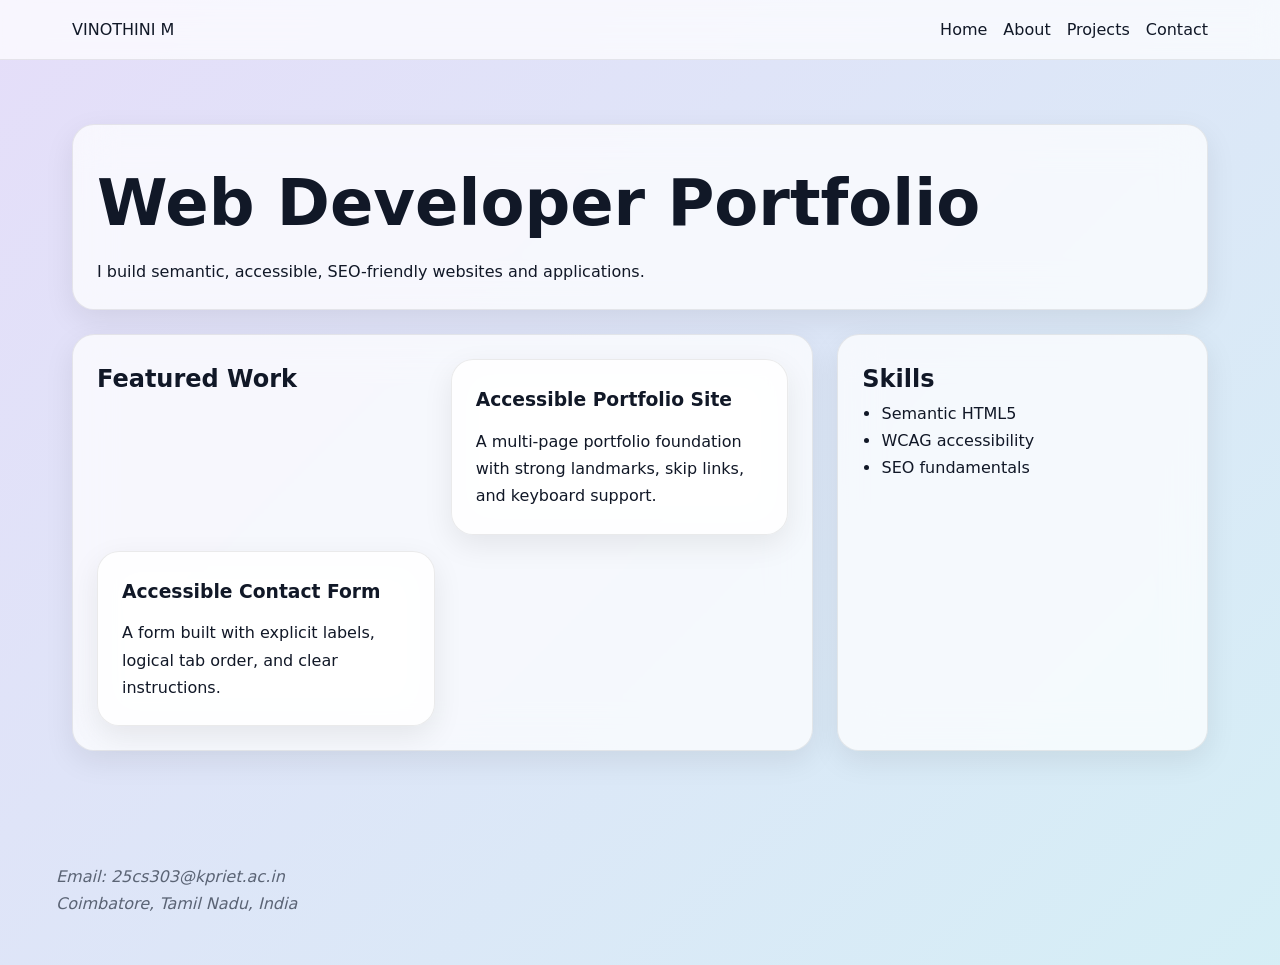
<file: index.html>
<html lang="en">
<head>
  <meta charset="UTF-8">
  <meta name="viewport" content="width=device-width>
  <meta name="description" content="Vinothini M's accessible portfolio showcasing semantic HTML5, accessibility, and front-end development work.">
  <meta name="robots" content="index, follow">
  <meta name="author" content="VINOTHINI M">
  <link rel="canonical" href="https://example.com/index.html">
  <link rel="stylesheet" href="style.css">
  <meta property="og:type" content="website">
  <meta property="og:title" content="VINOTHINI M | Portfolio">
  <meta property="og:description" content="Accessible, semantic, and SEO-friendly personal portfolio website.">
  <meta property="og:url" content="https://example.com/index.html">
  <title>VINOTHINI M | Portfolio</title>
</head>
<body>
  <a class="skip-link" href="#main-content">Skip to main content</a>

  <header>
    <nav aria-label="Primary">
      <a href="index.html" aria-label="VINOTHINI M home">VINOTHINI M</a>
      <ul>
        <li><a href="index.html" aria-current="page">Home</a></li>
        <li><a href="about.html">About</a></li>
        <li><a href="projects.html">Projects</a></li>
        <li><a href="contact.html">Contact</a></li>
      </ul>
    </nav>
  </header>

  <main id="main-content">
    <section aria-labelledby="hero-heading">
      <h1 id="hero-heading">Web Developer Portfolio</h1>
      <p>I build semantic, accessible, SEO-friendly websites and applications.</p>
    </section>

    <section aria-labelledby="featured-heading">
      <h2 id="featured-heading">Featured Work</h2>

      <article aria-labelledby="project-one-title">
        <h3 id="project-one-title"><a href="projects.html#project-1">Accessible Portfolio Site</a></h3>
        <p>A multi-page portfolio foundation with strong landmarks, skip links, and keyboard support.</p>
      </article>

      <article aria-labelledby="project-two-title">
        <h3 id="project-two-title"><a href="projects.html#project-2">Accessible Contact Form</a></h3>
        <p>A form built with explicit labels, logical tab order, and clear instructions.</p>
      </article>
    </section>

    <section aria-labelledby="skills-heading">
      <h2 id="skills-heading">Skills</h2>
      <ul>
        <li>Semantic HTML5</li>
        <li>WCAG accessibility</li>
        <li>SEO fundamentals</li>
      </ul>
    </section>
  </main>

  <footer>
    <address>
      <p>Email: <a href="mailto:25cs303@kpriet.ac.in">25cs303@kpriet.ac.in</a></p>
      <p>Coimbatore, Tamil Nadu, India</p>
    </address>
  </footer>
</body>
</html>
</file>
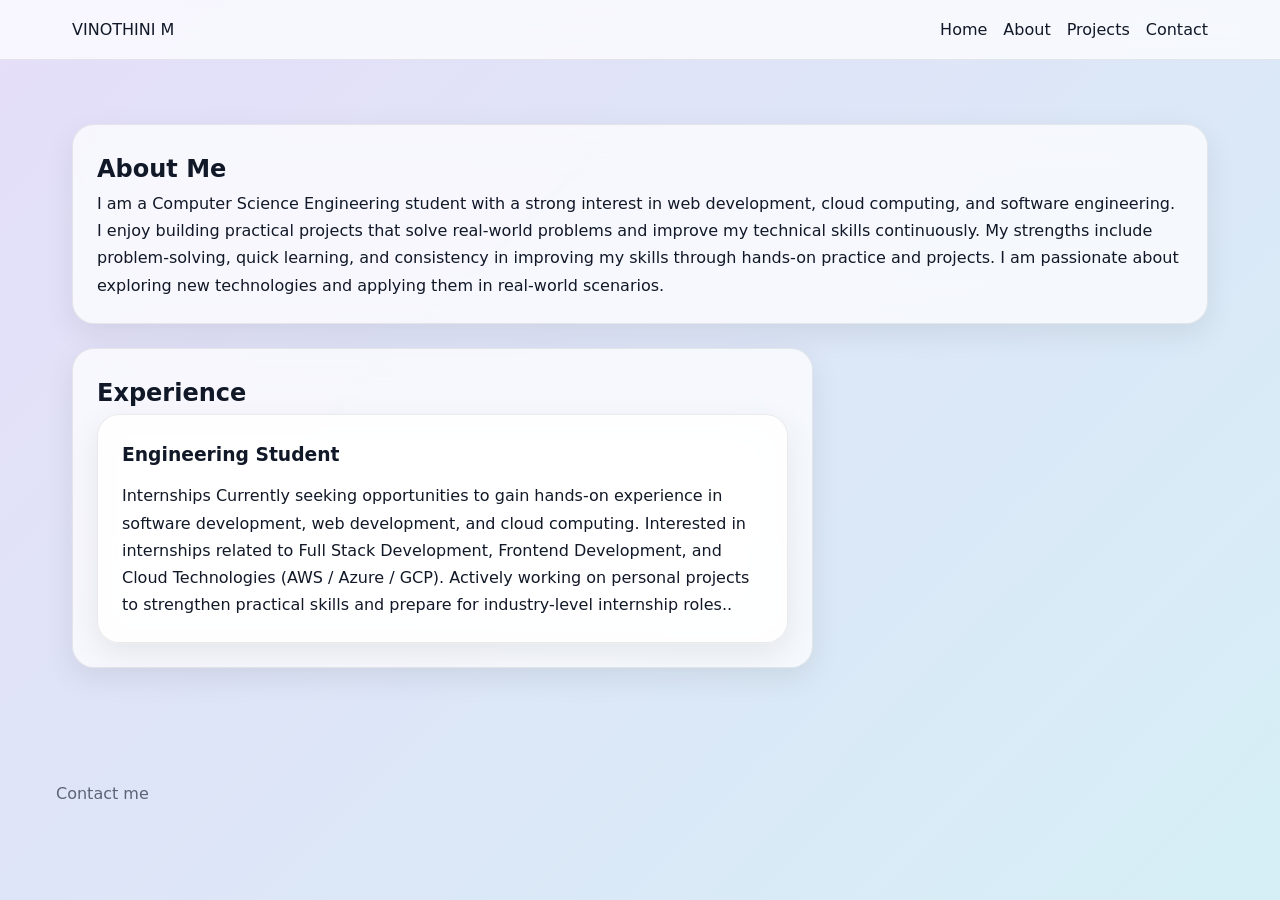
<file: about.html>
<html lang="en">
<head>
  <meta charset="UTF-8">
  <meta name="viewport" content="width=device-width>
  <meta name="description" content="About VINOTHINI M, an engineering student focused on accessible and semantic front-end development.">
  <meta name="robots" content="index, follow">
  <meta name="author" content="VINOTHINI M">
  <link rel="canonical" href="https://example.com/about.html">
  <link rel="stylesheet" href="style.css">
  <title>About | VINOTHINI M</title>
</head>
<body>
  <a class="skip-link" href="#main-content">Skip to main content</a>

  <header>
    <nav aria-label="Primary">
      <a href="index.html" aria-label="VINOTHINI M home">VINOTHINI M</a>
      <ul>
        <li><a href="index.html">Home</a></li>
        <li><a href="about.html" aria-current="page">About</a></li>
        <li><a href="projects.html">Projects</a></li>
        <li><a href="contact.html">Contact</a></li>
      </ul>
    </nav>
  </header>

  <main id="main-content">
    <section aria-labelledby="about-heading">
      <h1 id="about-heading">About Me</h1>
      <p>I am a Computer Science Engineering student with a strong interest in web development, cloud computing, and software engineering. I enjoy building practical projects that solve real-world problems and improve my technical skills continuously.
My strengths include problem-solving, quick learning, and consistency in improving my skills through hands-on practice and projects. I am passionate about exploring new technologies and applying them in real-world scenarios.</p>
    </section>

    <section aria-labelledby="experience-heading">
      <h2 id="experience-heading">Experience</h2>
      <article>
        <h3>Engineering Student</h3>
        <p>Internships
Currently seeking opportunities to gain hands-on experience in software development, web development, and cloud computing.
Interested in internships related to Full Stack Development, Frontend Development, and Cloud Technologies (AWS / Azure / GCP).
Actively working on personal projects to strengthen practical skills and prepare for industry-level internship roles..</p>
      </article>
    </section>
  </main>

  <footer>
    <p><a href="contact.html">Contact me</a></p>
  </footer>
</body>
</html>
</file>
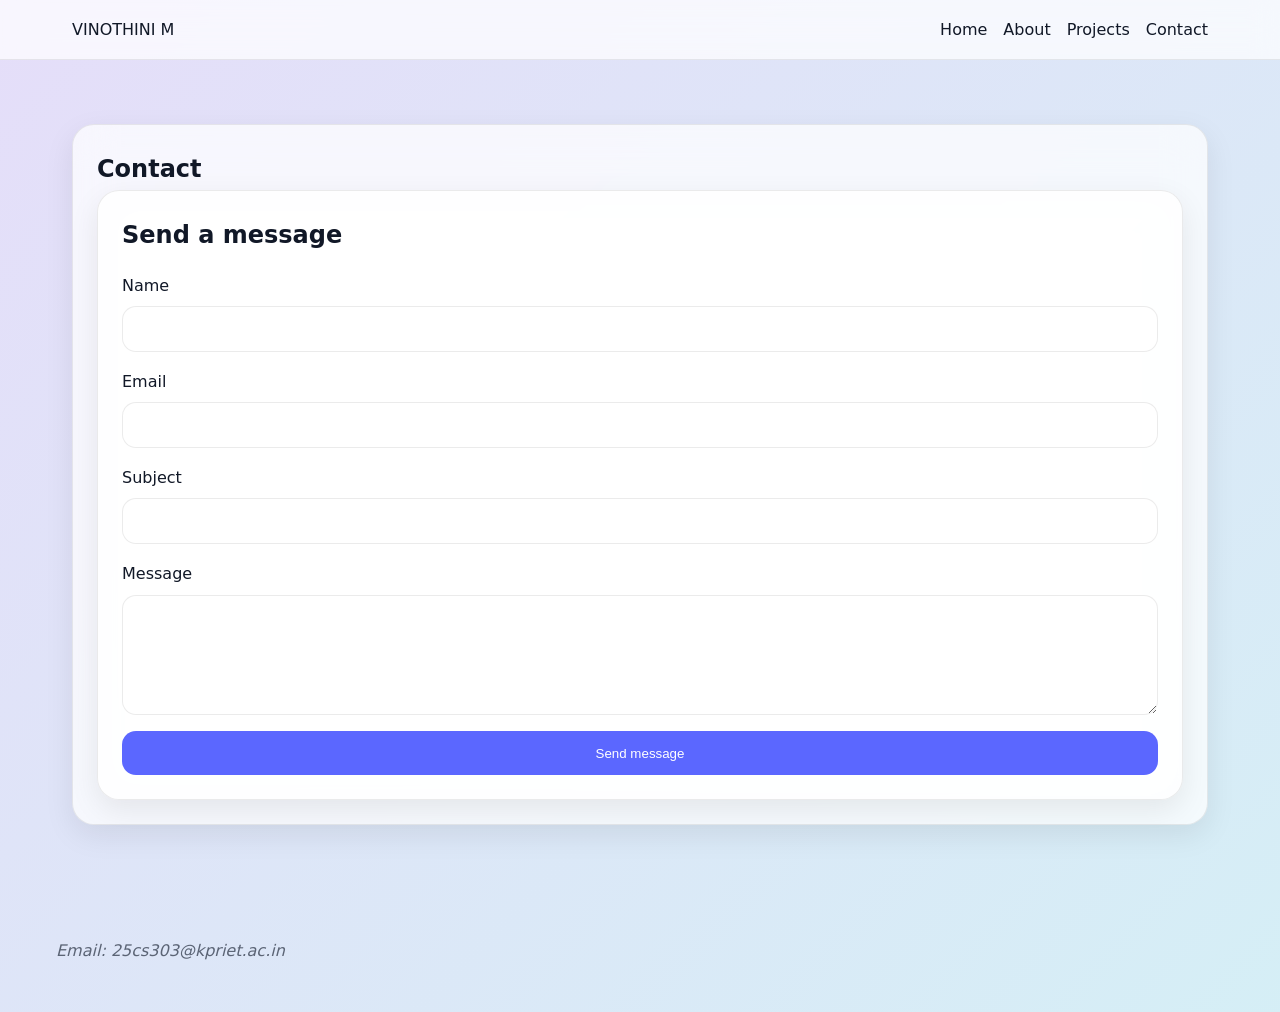
<file: contact.html>
<html lang="en">
<head>
  <meta charset="UTF-8">
  <meta name="viewport" content="width=device-width         2wwwwwwwws>
  <meta name="description" content="Contact VINOTHINI M through an accessible, keyboard-friendly contact form.">
  <meta name="robots" content="index, follow">
  <meta name="author" content="VINOTHINI M">
  <link rel="canonical" href="https://example.com/contact.html">
  <link rel="stylesheet" href="style.css">
  <title>Contact | VINOTHINI M</title>
</head>
<body>
  <a class="skip-link" href="#main-content">Skip to main content</a>

  <header>
    <nav aria-label="Primary">
      <a href="index.html" aria-label="VINOTHINI M home">VINOTHINI M</a>
      <ul>
        <li><a href="index.html">Home</a></li>
        <li><a href="about.html">About</a></li>
        <li><a href="projects.html">Projects</a></li>
        <li><a href="contact.html" aria-current="page">Contact</a></li>
      </ul>
    </nav>
  </header>

  <main id="main-content">
    <section aria-labelledby="contact-heading">
      <h1 id="contact-heading">Contact</h1>

      <form action="/submit" method="post" aria-labelledby="contact-form-heading">
        <h2 id="contact-form-heading">Send a message</h2>

        <div>
          <label for="name">Name</label>
          <input id="name" name="name" type="text" autocomplete="name" required>
        </div>

        <div>
          <label for="email">Email</label>
          <input id="email" name="email" type="email" autocomplete="email" required>
        </div>

        <div>
          <label for="subject">Subject</label>
          <input id="subject" name="subject" type="text" autocomplete="off" required>
        </div>

        <div>
          <label for="message">Message</label>
          <textarea id="message" name="message" rows="6" required></textarea>
        </div>

        <button type="submit">Send message</button>
      </form>
    </section>
  </main>

  <footer>
    <address>
      <p>Email: <a href="mailto:25cs303@kpriet.ac.in">25cs303@kpriet.ac.in</a></p>
    </address>
  </footer>
</body>
</html>
</file>
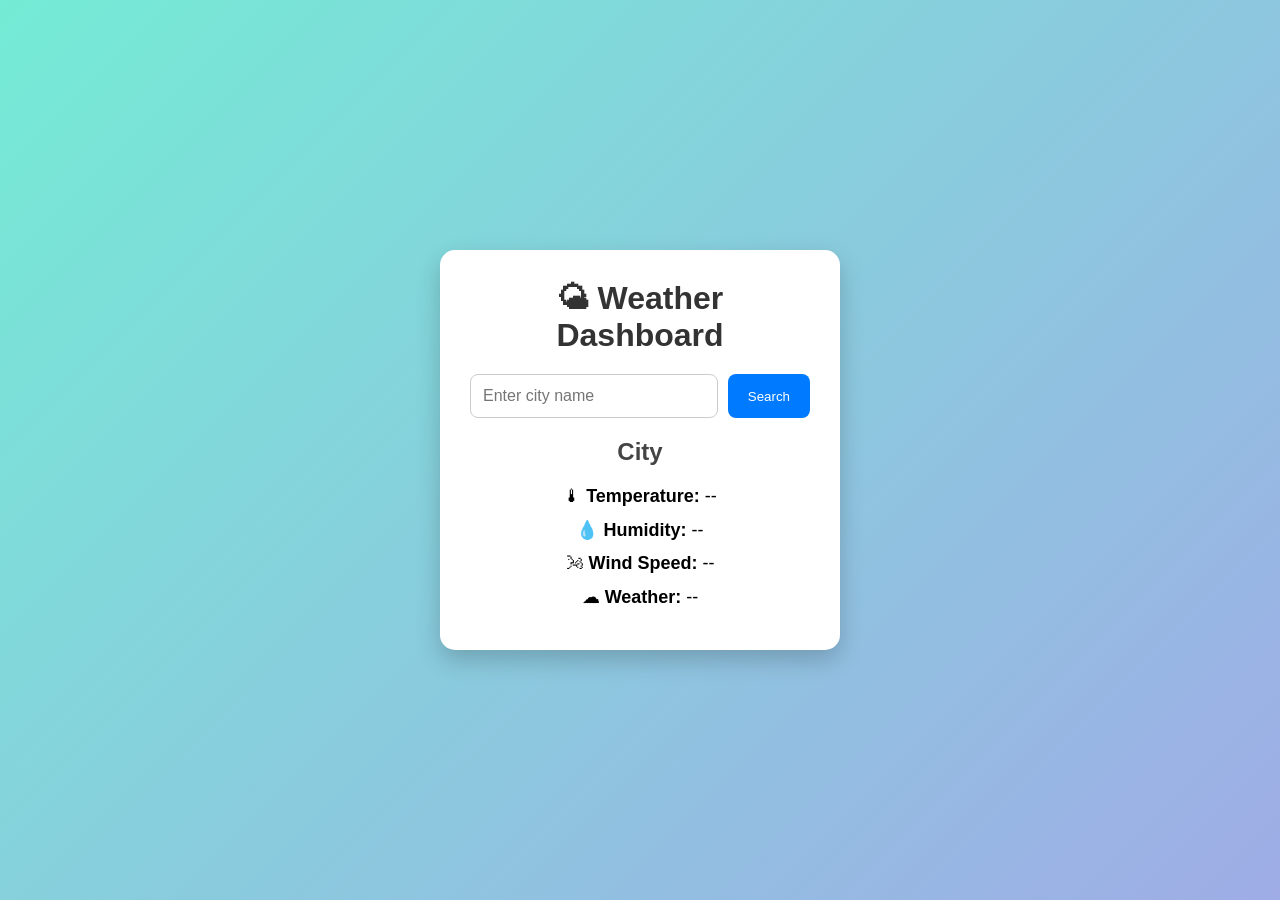
<file: indexw.html>
<!DOCTYPE html>
<html lang="en">
<head>
    <meta charset="UTF-8">
    <meta name="viewport" content="width=device-width, initial-scale=1.0">
    <title>Weather Dashboard</title>
    <link rel="stylesheet" href="stylew.css">
</head>
<body>

<div class="container">
    <h1>🌤 Weather Dashboard</h1>

    <div class="search-box">
        <input
            type="text"
            id="cityInput"
            placeholder="Enter city name"
        >
        <button id="searchBtn">Search</button>
    </div>

    <div id="error" class="error"></div>

    <div class="weather-card" id="weatherCard">
        <h2 id="city">City</h2>

        <p>🌡 <strong>Temperature:</strong> <span id="temp">--</span></p>

        <p>💧 <strong>Humidity:</strong> <span id="humidity">--</span></p>

        <p>🌬 <strong>Wind Speed:</strong> <span id="wind">--</span></p>

        <p>☁ <strong>Weather:</strong> <span id="description">--</span></p>
    </div>
</div>

<script src="scriptw.js"></script>

</body>
</html>
</file>
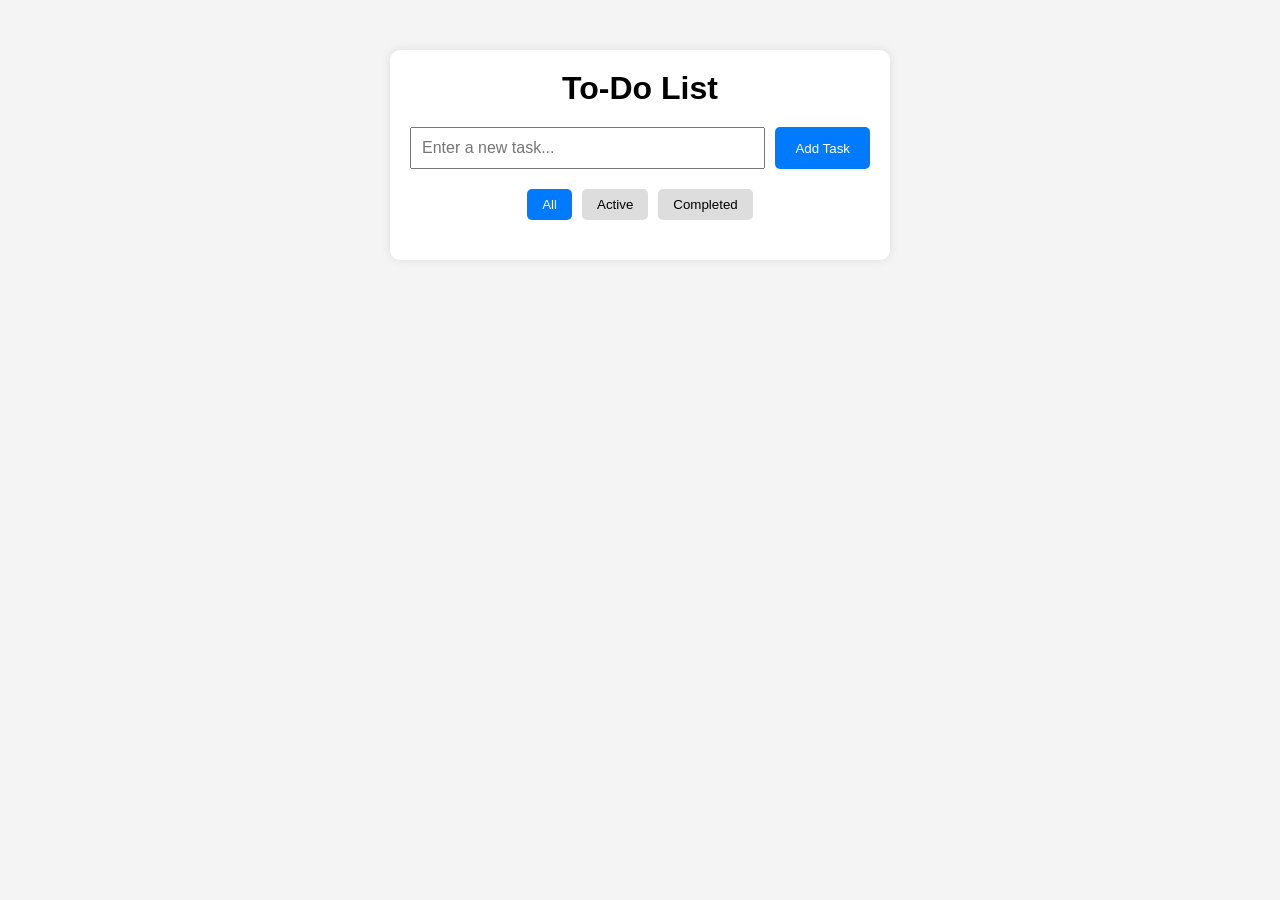
<file: indexx.html>
<!DOCTYPE html>
<html lang="en">
<head>
    <meta charset="UTF-8">
    <meta name="viewport" content="width=device-width, initial-scale=1.0">
    <title>To-Do List App</title>
    <link rel="stylesheet" href="style2.css">
</head>

<body>
    <div class="container">
        <h1>To-Do List</h1>

        <div class="input-container">
            <input
                type="text"
                id="taskInput"
                placeholder="Enter a new task..."
            >

            <button id="addBtn">
                Add Task
            </button>
        </div>

        <div class="filters">
            <button
                class="filter-btn active"
                data-filter="all"
            >
                All
            </button>

            <button
                class="filter-btn"
                data-filter="active"
            >
                Active
            </button>

            <button
                class="filter-btn"
                data-filter="completed"
            >
                Completed
            </button>
        </div>

        <ul id="taskList"></ul>
    </div>

    <script src="script.js"></script>
</body>
</html>
</file>
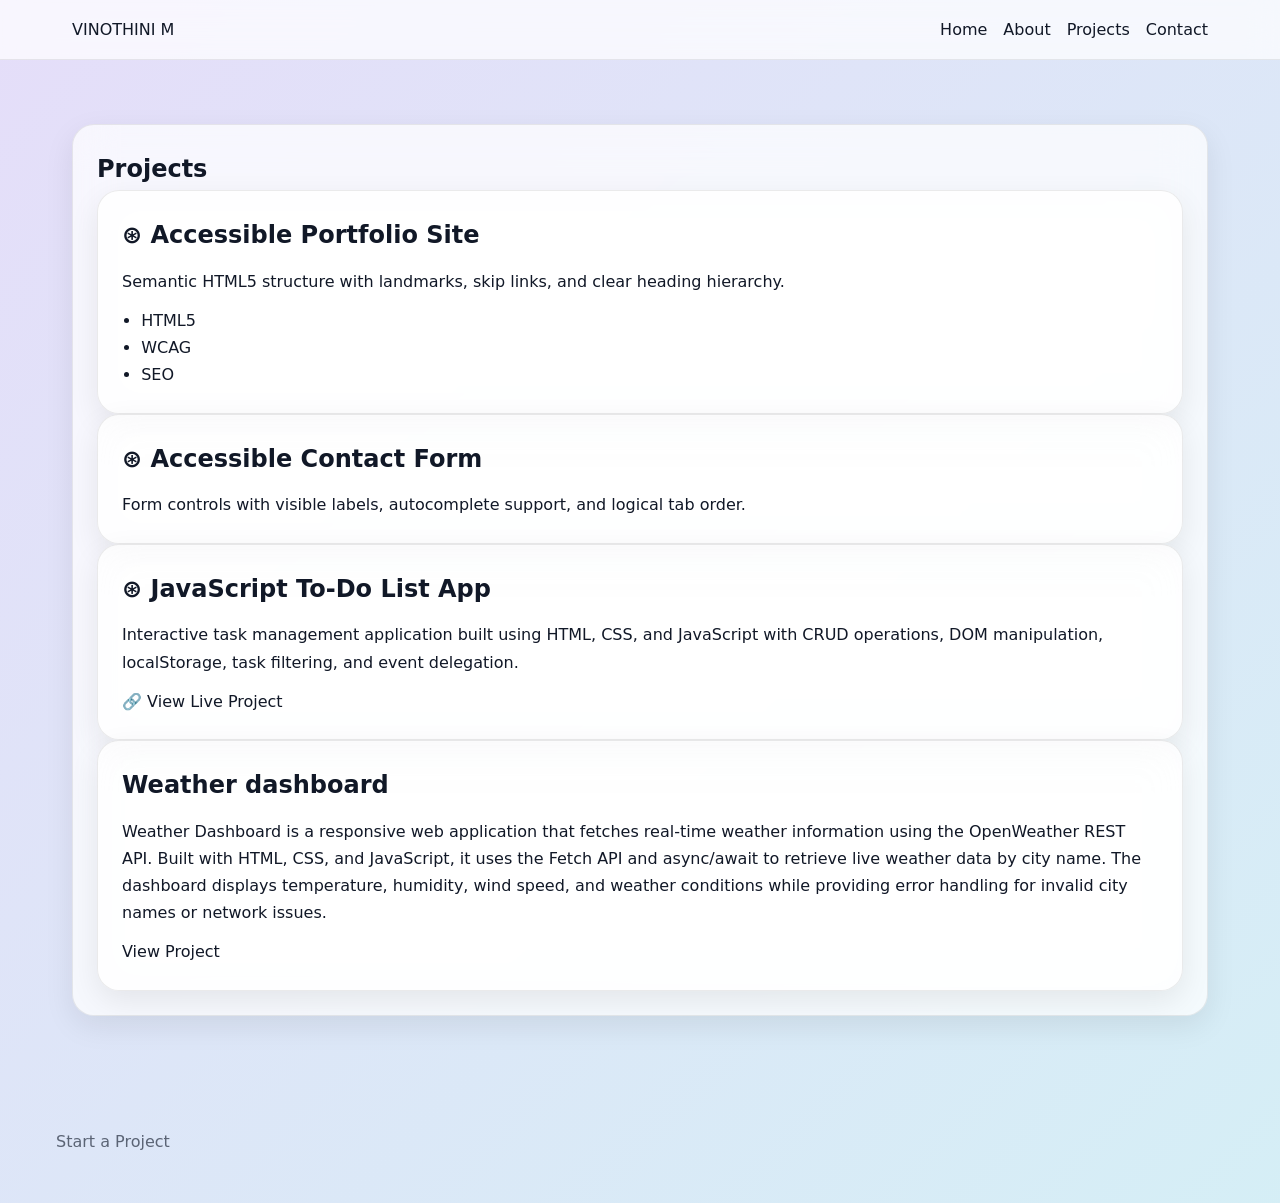
<file: projects.html>
<!DOCTYPE html>
<html lang="en">
<head>
    <meta charset="UTF-8">
    <meta name="viewport" content="width=device-width, initial-scale=1.0">
    <meta name="description" content="Projects by VINOTHINI M, including accessible and semantic web development examples.">
    <meta name="robots" content="index, follow">
    <meta name="author" content="VINOTHINI M">
    <link rel="canonical" href="https://example.com/projects.html">

    <title>Projects | VINOTHINI M</title>

    <link rel="stylesheet" href="style.css">
</head>

<body>
    <a class="skip-link" href="#main-content">
        Skip to main content
    </a>

    <header>
        <nav aria-label="Primary">
            <a href="index.html" aria-label="VINOTHINI M home">
                VINOTHINI M
            </a>

            <ul>
                <li><a href="index.html">Home</a></li>
                <li><a href="about.html">About</a></li>
                <li><a href="projects.html" aria-current="page">Projects</a></li>
                <li><a href="contact.html">Contact</a></li>
            </ul>
        </nav>
    </header>

    <main id="main-content">
        <section aria-labelledby="projects-heading">
            <h1 id="projects-heading">Projects</h1>

            <article id="project-1" aria-labelledby="project-1-heading">
                <h2 id="project-1-heading">
                    ⊛ Accessible Portfolio Site
                </h2>

                <p>
                    Semantic HTML5 structure with landmarks,
                    skip links, and clear heading hierarchy.
                </p>

                <ul>
                    <li>HTML5</li>
                    <li>WCAG</li>
                    <li>SEO</li>
                </ul>
            </article>

            <article id="project-2" aria-labelledby="project-2-heading">
                <h2 id="project-2-heading">
                    ⊛ Accessible Contact Form
                </h2>

                <p>
                    Form controls with visible labels,
                    autocomplete support, and logical tab order.
                </p>
            </article>

            <article id="project-3" aria-labelledby="project-3-heading">
                <h2 id="project-3-heading">
                    ⊛ JavaScript To-Do List App
                </h2>

                <p>
                    Interactive task management application built using
                    HTML, CSS, and JavaScript with CRUD operations,
                    DOM manipulation, localStorage, task filtering,
                    and event delegation.
                </p>

                <a href="indexx.html" target="_blank">🔗 View Live Project</a>
                    
            </article>
            <article>
    <h2>Weather dashboard</h2>

    <p>
        Weather Dashboard is a responsive web application that fetches real-time weather
        
      information using the OpenWeather REST API. Built with HTML, CSS, and JavaScript, 
      it uses the Fetch API and async/await to retrieve live weather data by city name.
      The dashboard displays temperature, humidity, wind speed, and weather conditions
      while providing error handling for invalid city names or network issues.
    </p>

   <a href="indexw.html" target="_blank">View Project</a>
</article>
        </section>
    </main>

    <footer>
        <p>
            <a href="contact.html">
                Start a Project
            </a>
        </p>
    </footer>
</body>
</html>
</file>
<file: style.css>
:root{
  --bg:#f5f7fb;
  --surface:rgba(255,255,255,.72);
  --text:#111827;
  --muted:#5b6475;
  --accent:#5b67ff;
  --border:rgba(0,0,0,.08);
  --shadow:0 10px 30px rgba(0,0,0,.08);
  --radius:22px;
}
@media (prefers-color-scheme: dark){
:root{
  --bg:#0f172a;
  --surface:rgba(20,28,45,.8);
  --text:#f8fafc;
  --muted:#c2cad8;
  --border:rgba(255,255,255,.08);
  --shadow:0 14px 36px rgba(0,0,0,.35);
}}
*{box-sizing:border-box;margin:0;padding:0}
html{scroll-behavior:smooth}
body{
font-family:system-ui,sans-serif;
background:linear-gradient(135deg,#7c3aed22,#06b6d422),var(--bg);
color:var(--text);line-height:1.7;
}
a{color:inherit;text-decoration:none}
.skip-link{position:absolute;left:-999px}
.skip-link:focus{left:1rem;top:1rem;background:#fff;padding:.75rem}
header{position:sticky;top:0;backdrop-filter:blur(14px);background:var(--surface);border-bottom:1px solid var(--border)}
nav{max-width:1200px;margin:auto;padding:1rem 1.2rem;display:flex;justify-content:space-between;align-items:center}
nav ul{display:flex;gap:1rem;list-style:none;flex-wrap:wrap}
nav a:hover{color:var(--accent)}
main{
max-width:1200px;
margin:auto;
padding:2rem 1rem;
display:grid;
gap:1.5rem;
}
section,article,form{
background:var(--surface);
backdrop-filter:blur(20px);
border:1px solid var(--border);
border-radius:var(--radius);
padding:1.5rem;
box-shadow:var(--shadow);
}
#hero-heading{font-size:clamp(2rem,5vw,4rem)}
section[aria-labelledby="featured-heading"]{
display:grid;
grid-template-columns:repeat(auto-fit,minmax(280px,1fr));
gap:1rem;
}
article{display:flex;flex-direction:column;gap:.75rem}
ul{padding-left:1.2rem}
form{display:grid;gap:1rem}
form div{display:flex;flex-direction:column;gap:.45rem}
input,textarea,button{
padding:.9rem 1rem;border-radius:14px;border:1px solid var(--border)
}
input:focus,textarea:focus{
outline:3px solid color-mix(in srgb,var(--accent),white 65%);
}
button{
background:var(--accent);
color:white;border:none;cursor:pointer;
transition:.25s transform;
}
button:hover{transform:translateY(-2px)}
footer{max-width:1200px;margin:2rem auto;padding:1rem;color:var(--muted)}
@media (min-width:768px){
main{grid-template-columns:2fr 1fr}
main section:first-child{grid-column:1/-1}
}
@media (min-width:1024px){
main{padding:4rem 2rem}
nav{padding:1rem 2rem}
}
</file>
<file: stylew.css>
*{
    margin:0;
    padding:0;
    box-sizing:border-box;
    font-family:Arial, Helvetica, sans-serif;
}

body{
    background:linear-gradient(135deg,#74ebd5,#9face6);
    min-height:100vh;
    display:flex;
    justify-content:center;
    align-items:center;
}

.container{
    width:400px;
    background:white;
    padding:30px;
    border-radius:15px;
    text-align:center;
    box-shadow:0 10px 25px rgba(0,0,0,0.2);
}

h1{
    margin-bottom:20px;
    color:#333;
}

.search-box{
    display:flex;
    gap:10px;
    margin-bottom:20px;
}

.search-box input{
    flex:1;
    padding:12px;
    border:1px solid #ccc;
    border-radius:8px;
    font-size:16px;
}

.search-box button{
    padding:12px 20px;
    background:#007BFF;
    color:white;
    border:none;
    border-radius:8px;
    cursor:pointer;
    transition:.3s;
}

.search-box button:hover{
    background:#0056b3;
}

.weather-card{
    margin-top:20px;
}

.weather-card h2{
    margin-bottom:20px;
    color:#444;
}

.weather-card p{
    font-size:18px;
    margin:12px 0;
}

.error{
    color:red;
    margin-top:10px;
    font-weight:bold;
}
</file>
<file: style2.css>
* {
    margin: 0;
    padding: 0;
    box-sizing: border-box;
}

body {
    font-family: Arial, sans-serif;
    background: #f4f4f4;
    display: flex;
    justify-content: center;
    padding-top: 50px;
}

.container {
    width: 500px;
    background: #fff;
    padding: 20px;
    border-radius: 10px;
    box-shadow: 0 0 10px rgba(0, 0, 0, 0.1);
}

h1 {
    text-align: center;
    margin-bottom: 20px;
}

.input-container {
    display: flex;
    gap: 10px;
    margin-bottom: 20px;
}

#taskInput {
    flex: 1;
    padding: 10px;
    font-size: 16px;
}

#addBtn {
    padding: 10px 20px;
    border: none;
    background: #007bff;
    color: white;
    cursor: pointer;
    border-radius: 5px;
}

#addBtn:hover {
    background: #0056b3;
}

.filters {
    display: flex;
    justify-content: center;
    gap: 10px;
    margin-bottom: 20px;
}

.filter-btn {
    padding: 8px 15px;
    border: none;
    background: #ddd;
    cursor: pointer;
    border-radius: 5px;
}

.filter-btn.active {
    background: #007bff;
    color: white;
}

#taskList {
    list-style: none;
}

.task {
    display: flex;
    justify-content: space-between;
    align-items: center;
    padding: 12px;
    border-bottom: 1px solid #ddd;
}

.task-text {
    flex: 1;
}

.completed .task-text {
    text-decoration: line-through;
    color: gray;
}

.actions button {
    margin-left: 5px;
    padding: 5px 10px;
    cursor: pointer;
}
</file>
